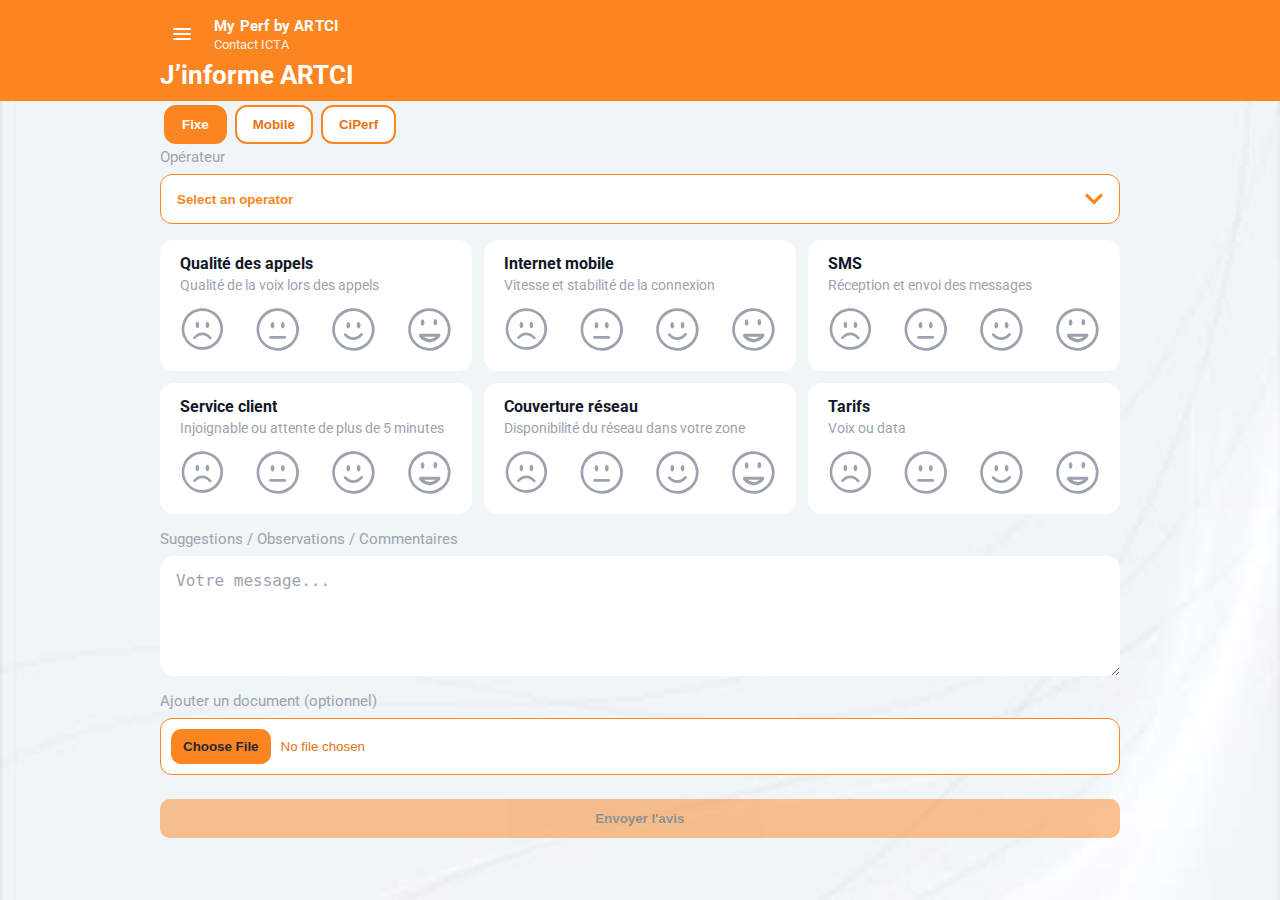
<file: source/index.html>
<!doctype html>
<html lang="fr">
  <head>
    <meta charset="utf-8" />
    <meta name="viewport" content="width=device-width, initial-scale=1" />
    <title>Contact ICTA • My Perf by ARTCI</title>
    <link href="https://fonts.googleapis.com/css2?family=Roboto:wght@400;500;700&display=swap" rel="stylesheet" />
    <link rel="stylesheet" href="./styles.css" />
  </head>
  <body>
    <header class="app-header" role="banner">
      <div class="container">
        <div class="header-bar">
          <button class="menu-btn" aria-label="Ouvrir le menu" title="Menu">
            <svg width="24" height="24" viewBox="0 0 24 24" fill="none" xmlns="http://www.w3.org/2000/svg" aria-hidden="true" focusable="false">
              <path d="M4 7H20M4 12H20M4 17H20" stroke="currentColor" stroke-width="2" stroke-linecap="round"/>
            </svg>
          </button>
          <div class="brand-group">
            <p class="app-brand">My Perf by ARTCI</p>
            <p class="app-subbrand">Contact ICTA</p>
          </div>
        </div>
        <h1 class="page-title">J’informe ARTCI</h1>
      </div>
    </header>

    <main class="container" id="main" tabindex="-1">
      <nav class="tabs" role="tablist" aria-label="Type d'abonnement">
        <button class="tab is-active" id="tab-fixe" role="tab" aria-selected="true" aria-controls="panel-main" data-tab="fixe">Fixe</button>
        <button class="tab" id="tab-mobile" role="tab" aria-selected="false" aria-controls="panel-main" data-tab="mobile">Mobile</button>
        <button class="tab" id="tab-ciperf" role="tab" aria-selected="false" aria-controls="panel-main" data-tab="ciperf">CiPerf</button>
      </nav>

      <section id="panel-main" role="tabpanel" aria-labelledby="tab-fixe" class="panel">
        <form id="feedbackForm" class="stack" novalidate>
          <div class="form-row" id="operator-row">
            <label for="operator">Opérateur</label>
            <!-- Native select kept for accessibility and form submission -->
            <select id="operator" name="operator" required class="sr-only" aria-hidden="true" tabindex="-1">
              <option value="">Sélectionner un opérateur</option>
              <option value="ORANGE">ORANGE</option>
              <option value="MTN">MTN</option>
              <option value="MOOV">MOOV</option>
            </select>
            <!-- Custom dropdown UI -->
            <div class="select-wrap" data-target="operator">
              <button type="button" class="select-trigger" aria-haspopup="listbox" aria-expanded="false" aria-controls="operator-list">
                <span class="select-left">
                  <img class="select-logo" alt="" />
                  <span class="select-label">Select an operator</span>
                </span>
              </button>
              <ul id="operator-list" class="select-list" role="listbox" tabindex="-1" hidden>
                <li class="select-option" role="option" data-value="ORANGE" aria-selected="false"><span class="opt-bullet" aria-hidden="true"></span><span class="opt-text">ORANGE</span></li>
                <li class="select-option" role="option" data-value="MTN" aria-selected="false"><span class="opt-bullet" aria-hidden="true"></span><span class="opt-text">MTN</span></li>
                <li class="select-option" role="option" data-value="MOOV" aria-selected="false"><span class="opt-bullet" aria-hidden="true"></span><span class="opt-text">MOOV</span></li>
              </ul>
            </div>
          </div>

          <section class="ratings" aria-label="Évaluez les aspects suivants">
            <div class="rating-card" role="group" aria-labelledby="title-call_quality">
              <h4 id="title-call_quality" class="rating-title">Qualité des appels</h4>
              <p class="rating-desc">Qualité de la voix lors des appels</p>
              <div class="rating-options" data-group="call_quality">
                <label class="rating-option type-bad">
                  <input type="radio" name="call_quality" value="bad" />
                  <span class="sr-only">Mauvais</span>
                  <span class="icon icon-bad" aria-hidden="true"></span>
                </label>
                <label class="rating-option type-neutral">
                  <input type="radio" name="call_quality" value="neutral" />
                  <span class="sr-only">Moyen</span>
                  <span class="icon icon-neutral" aria-hidden="true"></span>
                </label>
                <label class="rating-option type-good">
                  <input type="radio" name="call_quality" value="good" />
                  <span class="sr-only">Bon</span>
                  <span class="icon icon-good" aria-hidden="true"></span>
                </label>
                <label class="rating-option type-verygood">
                  <input type="radio" name="call_quality" value="verygood" />
                  <span class="sr-only">Très bon</span>
                  <span class="icon icon-verygood" aria-hidden="true"></span>
                </label>
              </div>
            </div>

            <div class="rating-card" role="group" aria-labelledby="title-internet">
              <h4 id="title-internet" class="rating-title">Internet mobile</h4>
              <p class="rating-desc">Vitesse et stabilité de la connexion</p>
              <div class="rating-options" data-group="internet">
                <label class="rating-option type-bad">
                  <input type="radio" name="internet" value="bad" />
                  <span class="sr-only">Mauvais</span>
                  <span class="icon icon-bad" aria-hidden="true"></span>
                </label>
                <label class="rating-option type-neutral">
                  <input type="radio" name="internet" value="neutral" />
                  <span class="sr-only">Moyen</span>
                  <span class="icon icon-neutral" aria-hidden="true"></span>
                </label>
                <label class="rating-option type-good">
                  <input type="radio" name="internet" value="good" />
                  <span class="sr-only">Bon</span>
                  <span class="icon icon-good" aria-hidden="true"></span>
                </label>
                <label class="rating-option type-verygood">
                  <input type="radio" name="internet" value="verygood" />
                  <span class="sr-only">Très bon</span>
                  <span class="icon icon-verygood" aria-hidden="true"></span>
                </label>
              </div>
            </div>

            <div class="rating-card" role="group" aria-labelledby="title-sms">
              <h4 id="title-sms" class="rating-title">SMS</h4>
              <p class="rating-desc">Réception et envoi des messages</p>
              <div class="rating-options" data-group="sms">
                <label class="rating-option type-bad">
                  <input type="radio" name="sms" value="bad" />
                  <span class="sr-only">Mauvais</span>
                  <span class="icon icon-bad" aria-hidden="true"></span>
                </label>
                <label class="rating-option type-neutral">
                  <input type="radio" name="sms" value="neutral" />
                  <span class="sr-only">Moyen</span>
                  <span class="icon icon-neutral" aria-hidden="true"></span>
                </label>
                <label class="rating-option type-good">
                  <input type="radio" name="sms" value="good" />
                  <span class="sr-only">Bon</span>
                  <span class="icon icon-good" aria-hidden="true"></span>
                </label>
                <label class="rating-option type-verygood">
                  <input type="radio" name="sms" value="verygood" />
                  <span class="sr-only">Très bon</span>
                  <span class="icon icon-verygood" aria-hidden="true"></span>
                </label>
              </div>
            </div>

            <div class="rating-card" role="group" aria-labelledby="title-support">
              <h4 id="title-support" class="rating-title">Service client</h4>
              <p class="rating-desc">Injoignable ou attente de plus de 5 minutes</p>
              <div class="rating-options" data-group="support">
                <label class="rating-option type-bad">
                  <input type="radio" name="support" value="bad" />
                  <span class="sr-only">Mauvais</span>
                  <span class="icon icon-bad" aria-hidden="true"></span>
                </label>
                <label class="rating-option type-neutral">
                  <input type="radio" name="support" value="neutral" />
                  <span class="sr-only">Moyen</span>
                  <span class="icon icon-neutral" aria-hidden="true"></span>
                </label>
                <label class="rating-option type-good">
                  <input type="radio" name="support" value="good" />
                  <span class="sr-only">Bon</span>
                  <span class="icon icon-good" aria-hidden="true"></span>
                </label>
                <label class="rating-option type-verygood">
                  <input type="radio" name="support" value="verygood" />
                  <span class="sr-only">Très bon</span>
                  <span class="icon icon-verygood" aria-hidden="true"></span>
                </label>
              </div>
            </div>

            <div class="rating-card" role="group" aria-labelledby="title-coverage">
              <h4 id="title-coverage" class="rating-title">Couverture réseau</h4>
              <p class="rating-desc">Disponibilité du réseau dans votre zone</p>
              <div class="rating-options" data-group="coverage">
                <label class="rating-option type-bad">
                  <input type="radio" name="coverage" value="bad" />
                  <span class="sr-only">Mauvais</span>
                  <span class="icon icon-bad" aria-hidden="true"></span>
                </label>
                <label class="rating-option type-neutral">
                  <input type="radio" name="coverage" value="neutral" />
                  <span class="sr-only">Moyen</span>
                  <span class="icon icon-neutral" aria-hidden="true"></span>
                </label>
                <label class="rating-option type-good">
                  <input type="radio" name="coverage" value="good" />
                  <span class="sr-only">Bon</span>
                  <span class="icon icon-good" aria-hidden="true"></span>
                </label>
                <label class="rating-option type-verygood">
                  <input type="radio" name="coverage" value="verygood" />
                  <span class="sr-only">Très bon</span>
                  <span class="icon icon-verygood" aria-hidden="true"></span>
                </label>
              </div>
            </div>

            <div class="rating-card" role="group" aria-labelledby="title-pricing">
              <h4 id="title-pricing" class="rating-title">Tarifs</h4>
              <p class="rating-desc">Voix ou data</p>
              <div class="rating-options" data-group="pricing">
                <label class="rating-option type-bad">
                  <input type="radio" name="pricing" value="bad" />
                  <span class="sr-only">Mauvais</span>
                  <span class="icon icon-bad" aria-hidden="true"></span>
                </label>
                <label class="rating-option type-neutral">
                  <input type="radio" name="pricing" value="neutral" />
                  <span class="sr-only">Moyen</span>
                  <span class="icon icon-neutral" aria-hidden="true"></span>
                </label>
                <label class="rating-option type-good">
                  <input type="radio" name="pricing" value="good" />
                  <span class="sr-only">Bon</span>
                  <span class="icon icon-good" aria-hidden="true"></span>
                </label>
                <label class="rating-option type-verygood">
                  <input type="radio" name="pricing" value="verygood" />
                  <span class="sr-only">Très bon</span>
                  <span class="icon icon-verygood" aria-hidden="true"></span>
                </label>
              </div>
            </div>
          </section>

          <div class="form-row">
            <label for="comments">Suggestions / Observations / Commentaires</label>
            <textarea id="comments" name="comments" rows="4" placeholder="Votre message..."></textarea>
          </div>

          <div class="form-row">
            <label for="attachment">Ajouter un document (optionnel)</label>
            <input id="attachment" name="attachment" type="file" />
          </div>

          <div class="actions">
            <button id="sendButton" class="btn btn-primary" type="button" disabled>Envoyer l'avis</button>
          </div>
        </form>
      </section>
    </main>

    <dialog id="successDialog" aria-labelledby="successTitle">
      <form method="dialog" class="dialog-content">
        <h3 id="successTitle">Votre formulaire a été envoyé avec succès !</h3>
        <div class="dialog-actions">
          <button id="closeDialog" class="btn btn-primary">Terminer</button>
        </div>
      </form>
    </dialog>

    <script src="./main.js" defer></script>
  </body>
</html>
</file>
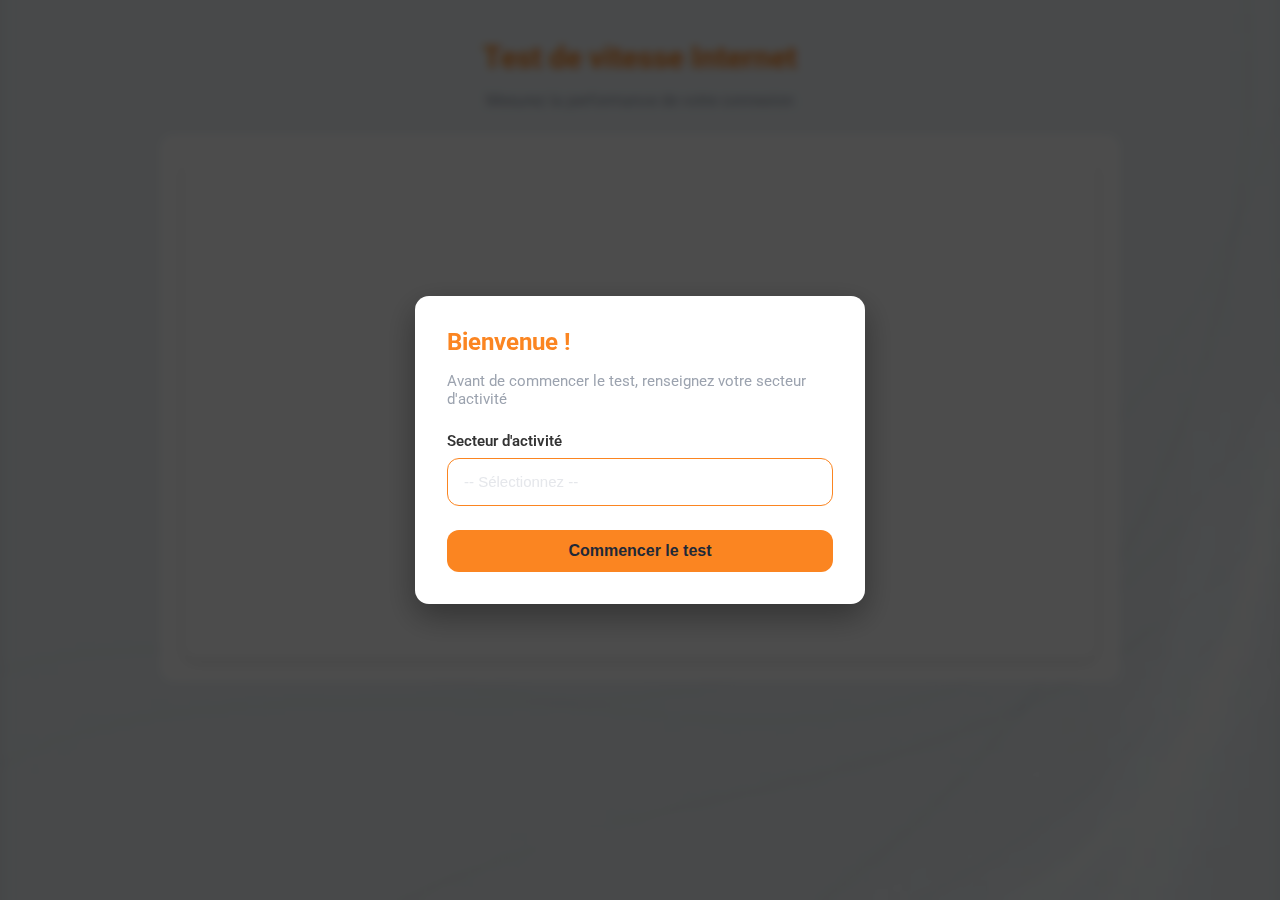
<file: source/ci-perf.html>
<!DOCTYPE html>
<html lang="fr">

<head>
  <meta charset="UTF-8">
  <meta name="viewport" content="width=device-width, initial-scale=1.0">
  <title>Test de vitesse Internet - ARTCI</title>
  <link href="https://fonts.googleapis.com/css2?family=Roboto:wght@400;500;700&display=swap" rel="stylesheet">
  <link rel="stylesheet" href="styles.css">
  <link rel="icon" type="image/x-icon" href="/images/favicon.ico">
  <style>
    /* Page-specific styles aligned with global theme */
    .speed-test-header {
      text-align: center;
      color: var(--text);
      margin-bottom: 24px;
      padding-top: 20px;
    }

    .speed-test-header h1 {
      font-size: 1.875rem;
      font-weight: 700;
      margin-bottom: 8px;
      color: var(--brand);
    }

    .speed-test-header p {
      font-size: 1rem;
      color: var(--muted);
    }

    .speed-test-card {
      background: white;
      border-radius: 14px;
      padding: 24px;
      margin-bottom: 32px;
    }

    .iframe-container {
      border-radius: 12px;
      overflow: hidden;
      box-shadow: 0 4px 12px rgba(0, 0, 0, 0.1);
    }

    iframe {
      border: none;
      width: 100%;
      height: 500px;
      display: block;
    }

    /* Modal aligned with global style */
    .modal {
      display: none;
      position: fixed;
      z-index: 9999;
      left: 0;
      top: 0;
      width: 100%;
      height: 100%;
      background: rgba(0, 0, 0, 0.7);
      backdrop-filter: blur(4px);
      justify-content: center;
      align-items: center;
      animation: fadeIn 0.3s ease;
    }

    .modal-content {
      background: white;
      padding: 32px;
      border-radius: 14px;
      max-width: 450px;
      width: 90%;
      box-shadow: 0 12px 32px rgba(0, 0, 0, 0.35);
      animation: scaleIn 0.3s ease;
    }

    .modal-content h2 {
      margin-top: 0;
      color: var(--brand);
      font-size: 1.5rem;
      margin-bottom: 8px;
      font-weight: 700;
    }

    .modal-content .subtitle {
      color: var(--muted);
      font-size: 0.95rem;
      margin-bottom: 24px;
    }

    .modal-content label {
      display: block;
      margin: 16px 0 8px;
      font-size: 0.95rem;
      font-weight: 600;
      color: #333;
    }

    .modal-content select,
    .modal-content input {
      width: 100%;
      padding: 12px 16px;
      border: 1.5px solid var(--brand);
      border-radius: 12px;
      font-size: 15px;
      transition: all 0.3s ease;
      box-sizing: border-box;
      background: white;
    }

    .modal-content select:focus,
    .modal-content input:focus {
      outline: none;
      border-color: var(--brand);
      box-shadow: 0 0 0 3px color-mix(in srgb, var(--brand) 20%, transparent);
    }

    .modal-content button {
      margin-top: 24px;
      width: 100%;
      padding: 12px;
      background: var(--brand);
      color: #1f2937;
      border: none;
      border-radius: 12px;
      cursor: pointer;
      font-size: 16px;
      font-weight: 700;
      transition: background 0.2s ease;
    }

    .modal-content button:hover {
      background: var(--brand-600);
    }

    @keyframes fadeIn {
      from {
        opacity: 0;
      }

      to {
        opacity: 1;
      }
    }

    @keyframes scaleIn {
      from {
        opacity: 0;
        transform: scale(0.95);
      }

      to {
        opacity: 1;
        transform: scale(1);
      }
    }

    @media (max-width: 768px) {
      .speed-test-header h1 {
        font-size: 1.5rem;
      }

      .speed-test-card {
        padding: 16px;
      }

      iframe {
        height: 400px;
      }
    }
  </style>
</head>

<body>
  <!-- Modal -->
  <div class="modal" id="userModal">
    <div class="modal-content">
      <h2>Bienvenue !</h2>
      <p class="subtitle">Avant de commencer le test, renseignez votre secteur d'activité</p>

      <label for="sector">Secteur d'activité</label>
      <select id="sector">
        <option value="">-- Sélectionnez --</option>
        <option value="IT">Informatique</option>
        <option value="Finance">Finance</option>
        <option value="Education">Éducation</option>
        <option value="Santé">Santé</option>
        <option value="Autre">Autre</option>
      </select>

      <div id="otherSectorDiv" style="display:none;">
        <label for="otherSector">Précisez</label>
        <input type="text" id="otherSector" placeholder="Votre secteur...">
      </div>

      <button onclick="submitUserInfo()">Commencer le test</button>
    </div>
  </div>

  <!-- Main Content -->
  <main class="container">
    <div class="speed-test-header">
      <h1>Test de vitesse Internet</h1>
      <p>Mesurez la performance de votre connexion</p>
    </div>

    <div class="speed-test-card">
      <div class="iframe-container">
        <iframe id="nPerfSpeedTest" src="https://ws.nperf.com/partner/frame?l=b488404b-14cb-4fdb-8ca7-7c59815934ef"
          allow="geolocation" referrerpolicy="unsafe-url">
        </iframe>
      </div>
    </div>
  </main>

  <script>
    // Modal display on load
    window.addEventListener("load", function () {
      document.getElementById("userModal").style.display = "flex";
    });

    // Show/hide "other sector" field
    document.getElementById("sector").addEventListener("change", function () {
      const otherDiv = document.getElementById("otherSectorDiv");
      otherDiv.style.display = this.value === "Autre" ? "block" : "none";
    });

    // Submit user info
    function submitUserInfo() {
      const sector = document.getElementById("sector").value;
      const other = document.getElementById("otherSector").value;
      const chosenSector = sector === "Autre" ? other : sector;

      if (!chosenSector) {
        alert("Veuillez sélectionner ou saisir un secteur.");
        return;
      }

      // You can send this to your backend here
      console.log("Secteur choisi:", chosenSector);

      // Close modal
      document.getElementById("userModal").style.display = "none";
    }

    // nPerf callback functions (simplified - just logging)
    const ALLOWED_ORIGINS = [
      "https://ws.nperf.com",
      "https://ws-cdn.nperf.com",
      "http://ws-nossl.nperf.com"
    ];

    function log(msg) {
      console.log("[nPerf]", msg);
    }

    function nPerfLoaded() { log("Iframe chargé"); }
    function nPerfReady() { log("Test prêt"); }
    function nPerfError(type) { log("Erreur: " + type); }
    function nPerfTestStarted() { log("Test démarré"); }
    function nPerfTestCompletedObj(obj) {
      log("Test terminé");
      console.log("Résultats:", obj);
      // You can send results to your backend here
    }
    function nPerfGetLastResult(lastResult) {
      log("Dernier résultat récupéré");
      console.log("Dernier résultat:", lastResult);
      // You can send results to your backend here
    }
    function nPerfGetRealTimeUpdate(data) {
      log("Mise à jour en temps réel");
    }

    // Message listener for nPerf callbacks
    window.addEventListener("message", function (event) {
      if (!ALLOWED_ORIGINS.includes(event.origin)) return;
      const data = event.data;
      if (!data || !data.action) return;

      try {
        if (data.action === "nPerfLoaded") nPerfLoaded();
        else if (data.action === "nPerfReady") nPerfReady();
        else if (data.action === "nPerfError") nPerfError(data.type);
        else if (data.action === "nPerfTestStarted") nPerfTestStarted();
        else if (data.action === "nPerfTestCompleted") nPerfTestCompletedObj(data);
        else if (data.action === "nPerfGetLastResult") nPerfGetLastResult(data.lastResult);
        else if (data.action === "nPerfGetRealTimeUpdate") nPerfGetRealTimeUpdate(data);
      } catch (e) {
        log("Erreur callback: " + e);
      }
    }, false);
  </script>
</body>

</html>
</file>
<file: source/styles.css>
/* Reset & base */
* { box-sizing: border-box; }

/* Mobile-friendly textarea and file upload */
textarea#comments {
  width: 100%;
  min-height: 120px;
  resize: vertical;
  padding: 14px 16px;
  border: none; /* borderless like rating cards */
  border-radius: 14px; /* same radius as rating-card */
  background: #ffffff; /* white card */
  color: #111827;
  font-size: 1rem;
  line-height: 1.4;
}
textarea#comments::placeholder { color: #9ca3af; }
textarea#comments:focus-visible { outline: var(--focus); box-shadow: 0 0 0 2px color-mix(in srgb, var(--brand) 30%, transparent); }

input[type="file"]#attachment {
  width: 100%;
  padding: 10px;
  border: 1.5px solid var(--brand);
  border-radius: 12px;
  background: #ffffff;
  color: var(--brand-600);
}
input[type="file"]#attachment::file-selector-button {
  background: var(--brand);
  color: #1f2937;
  border: none;
  padding: 10px 12px;
  border-radius: 10px;
  margin-right: 10px;
  font-weight: 700;
}
html, body { height: 100%; }
:root {
  --bg: #0f172a;            /* slate-900 */
  --panel: #0b1226;         /* slightly lighter */
  --text: #e5e7eb;          /* gray-200 */
  --muted: #9ca3af;         /* gray-400 */
  --brand: #FB8521;         /* Figma brand */
  --brand-600: #E57212;     /* darker brand */
  --ok: #22c55e;            /* green-500 */
  --great: #16a34a;         /* green-600 for very good */
  --warn: #f97316;          /* orange-500 */
  --bad: #ef4444;           /* red-500 */
  --card: #111827;          /* gray-900 */
  --card-border: #1f2937;   /* gray-800 */
  --focus: 2px solid #60a5fa; /* blue-400 */
}
body {
  margin: 0;
  font-family: Roboto, system-ui, -apple-system, Segoe UI, Ubuntu, Cantarell, Noto Sans, Helvetica Neue, Arial, "Apple Color Emoji", "Segoe UI Emoji";
  /* Use background image as requested */
  background: #0f172a url("images/bg.jpg") center / cover fixed no-repeat;
  color: var(--text);
}

.container {
  width: min(960px, 92%);
  margin-inline: auto;
}

/* Visually hidden utility (for screen-reader-only text) */
.sr-only {
  position: absolute !important;
  width: 1px !important;
  height: 1px !important;
  padding: 0 !important;
  margin: -1px !important;
  overflow: hidden !important;
  clip: rect(0, 0, 0, 0) !important;
  white-space: nowrap !important;
  border: 0 !important;
}

/* Header */
.app-header {
  padding: 12px 0 10px;
  border-bottom: none;
  background: var(--brand);
  position: sticky;
  top: 0;
  z-index: 10;
  color: #fff;
}
.app-brand {
  margin: 0;
  color: #fff;
  font-weight: 700;
  letter-spacing: .2px;
  font-size: .95rem;
}
.app-subbrand { margin: 0; color: rgba(255,255,255,.9); font-size: .8rem; }
.page-title {
  margin: 0;
  font-size: 1.625rem; /* ~26px close to Figma */
  font-weight: 700;
  line-height: 1.2;
}

/* Header bar layout and hamburger */
.header-bar {
  display: flex;
  align-items: center;
  justify-content: flex-start; /* keep both burger and brand at the left */
  gap: 10px;                  /* spacing between burger and brand */
  margin-bottom: 4px;
}
.brand-group { display: grid; gap: 2px; }
.menu-btn {
  appearance: none;
  background: transparent;
  border: none;
  color: #fff;
  width: 44px; height: 44px; /* good tap target */
  border-radius: 8px;
  display: inline-grid;
  place-items: center;
  cursor: pointer;
}
.menu-btn:focus-visible { outline: 2px solid rgba(255,255,255,.7); outline-offset: 2px; border-radius: 8px; }

/* Tabs */
.tabs {
  display: grid;
  grid-template-columns: repeat(2, 1fr);
  gap: 6px;
  width: 100%;
  padding: 16px 0 12px;
}
.tab {
  appearance: none;
  border: 1px solid #24304d;
  background: #0f1833;
  color: var(--text);
  padding: 8px 14px;
  border-radius: 8px; /* reduced radius */
  cursor: pointer;
  text-align: center;
}
.tab.is-active {
  background: var(--brand);
  border-color: var(--brand);
  color: #1f2937;
  font-weight: 600;
}
.tab:focus-visible { outline: var(--focus); outline-offset: 2px; }

/* Form */
.stack { display: grid; gap: 16px; }
.form-row { display: grid; gap: 8px; }
label { color: var(--muted); font-size: .95rem; }
select {
  background: var(--card);
  color: var(--text);
  border: 1px solid var(--card-border);
  padding: 12px 48px 12px 14px; /* leave room for custom chevron */
  border-radius: 12px;
  appearance: none;
  -webkit-appearance: none;
  -moz-appearance: none;
  background-image: url("images/node-21.svg");
  background-repeat: no-repeat;
  background-position: right 16px center;
  background-size: 16px auto;
  min-height: 48px;
  font-weight: 500;
  font-size: 1rem;
}
select:hover { border-color: #2d3a5c; }
select:focus-visible {
  outline: var(--focus);
  border-color: var(--brand);
  box-shadow: 0 0 0 2px color-mix(in srgb, var(--brand) 30%, transparent);
}
/* Hide default arrow in old IE/Edge */
select::-ms-expand { display: none; }
/* Placeholder style for empty value */
select:required:invalid { color: var(--muted); }

/* Custom dropdown (operator) */
.select-wrap { position: relative; }
.select-trigger {
  width: 100%;
  display: flex;
  align-items: center;
  justify-content: space-between;
  gap: 8px;
  background: #ffffff; /* Figma shows white field with orange border */
  color: #333;
  border: 1.5px solid var(--brand);
  border-radius: 12px;
  padding: 12px 16px;
  cursor: pointer;
}
.select-trigger .select-label { font-weight: 700; color: var(--brand); }
.select-trigger .select-left { display: inline-flex; align-items: center; gap: 8px; min-height: 24px; }
.select-trigger img.select-logo { width: 24px; height: 24px; object-fit: contain; aspect-ratio: 1/1; display: none; flex-shrink: 0; }
.select-trigger::after {
  content: "";
  width: 18px; height: 18px;
  background: url("images/node-21.svg") no-repeat center / 16px auto;
  background-size: contain;
  flex: none;
  filter: drop-shadow(0 0 0 rgba(0,0,0,0));
}
.select-trigger[aria-expanded="true"]::after { transform: rotate(180deg); }

.select-list {
  position: absolute;
  left: 0; right: 0; top: calc(100% + 6px);
  background: #ffffff;
  color: #333;
  border: 1.5px solid var(--brand);
  border-radius: 12px;
  box-shadow: 0 8px 22px rgba(0,0,0,.28);
  list-style: none;
  margin: 0; padding: 10px;
  z-index: 20;
}
.select-option {
  display: grid;
  grid-template-columns: 18px 28px 1fr; /* bullet, logo, text */
  align-items: center;
  column-gap: 10px;
  padding: 8px 6px;
  border-radius: 10px;
  cursor: pointer;
  user-select: none;
  overflow: hidden;
}
.select-option:hover { background: rgba(251,133,33,.08); }
.select-option[aria-selected="true"] .opt-bullet { background: var(--brand); }
.select-option .opt-text { color: var(--brand); font-weight: 600; line-height: 1.2; }
.select-option .opt-logo { width: 24px !important; height: 24px !important; object-fit: contain; aspect-ratio: 1/1; display: inline-block; flex-shrink: 0; }
.select-option { min-height: 40px; }
.select-list img { width: 24px !important; height: 24px !important; object-fit: contain; }
.opt-bullet {
  width: 18px; height: 18px; border-radius: 999px;
  border: 2px solid var(--brand);
  background: transparent;
  display: inline-block;
}

/* Ratings */
.ratings {
  display: grid;
  gap: 12px;
}
.rating-card {
  margin: 0;
  border: none;
  background: #ffffff; /* white card */
  color: #111827;      /* dark text inside card */
  border-radius: 14px;
  padding: 14px;
  display: grid;
  /*box-shadow: 0 6px 18px rgba(0,0,0,.22);*/
}
.rating-card .rating-title { margin: 0 6px; font-weight: 700; font-size: 1rem; color: #111827; }
.rating-card .rating-desc { margin: 4px 6px 0; color: var(--muted); font-size: .85rem; }
.rating-card .rating-options { justify-self: stretch; }
.rating-options {
  display: flex;
  align-items: center;
  justify-content: space-between; /* disperse across full width */
  gap: 10px;
  margin-top: 8px;
  width: 100%;
}
.rating-option {
  display: grid;
  place-items: center;
  padding: 6px; /* larger hit target without visible box */
  cursor: pointer;
  transition: transform .08s ease;
}
.rating-option:focus-within .icon { outline: var(--focus); outline-offset: 4px; border-radius: 10px; }
.rating-option:hover { transform: translateY(-1px); }

/* Color icons by type when selected */
.rating-option .icon { background-color: var(--muted); }
.rating-option.type-bad:has(input:checked) .icon { background-color: var(--bad); }
.rating-option.type-neutral:has(input:checked) .icon { background-color: var(--warn); }
.rating-option.type-good:has(input:checked) .icon { background-color: var(--ok); }
.rating-option.type-verygood:has(input:checked) .icon { background-color: var(--great); }
/* Fallback for browsers without :has support (toggled via JS) */
.rating-option.is-selected.is-bad .icon { background-color: var(--bad); }
.rating-option.is-selected.is-neutral .icon { background-color: var(--warn); }
.rating-option.is-selected.is-good .icon { background-color: var(--ok); }
.rating-option.is-selected.is-verygood .icon { transform: scale(1.05); }

/* Icon masks (new SVGs) */
.rating-option .icon {
  width: 44px; height: 44px;
  display: inline-block;
  background-color: var(--muted); /* default color */
  -webkit-mask-repeat: no-repeat; mask-repeat: no-repeat;
  -webkit-mask-position: center; mask-position: center;
  -webkit-mask-size: contain; mask-size: contain;
}
.icon-bad { -webkit-mask-image: url("images/cu-smiley-bad.svg"); mask-image: url("images/cu-smiley-bad.svg"); }
.icon-neutral { -webkit-mask-image: url("images/cu-smiley-neutre.svg"); mask-image: url("images/cu-smiley-neutre.svg"); }
.icon-good { -webkit-mask-image: url("images/cu-smiley-good.svg"); mask-image: url("images/cu-smiley-good.svg"); }
.icon-verygood { -webkit-mask-image: url("images/cu-smiley-very-good.svg"); mask-image: url("images/cu-smiley-very-good.svg"); }
.rating-option input { position: absolute; opacity: 0; pointer-events: none; }

/* Fallback via JS: when masks unsupported, <html> gets .no-mask */
html.no-mask .rating-option .icon {
  background-color: transparent; /* avoid gray square without mask */
  background-repeat: no-repeat; background-position: center; background-size: contain;
}
html.no-mask .rating-option .icon.icon-bad { background-image: url("images/cu-smiley-bad.svg"); }
html.no-mask .rating-option .icon.icon-neutral { background-image: url("images/cu-smiley-neutre.svg"); }
html.no-mask .rating-option .icon.icon-good { background-image: url("images/cu-smiley-good.svg"); }
html.no-mask .rating-option .icon.icon-verygood { background-image: url("images/cu-smiley-very-good.svg"); }

/* Tabs styling */
.tabs { display: inline-flex; gap: 8px; background: transparent; padding: 4px; border-radius: 12px; }
.tab {
  appearance: none;
  background: #ffffff;
  color: var(--brand-600);
  border: 2px solid var(--brand);
  padding: 10px 16px;
  font-weight: 700;
  border-radius: 12px;
  cursor: pointer;
}
.tab[aria-selected="true"], .tab.is-active {
  background: var(--brand);
  color: #ffffff; /* white text when selected */
  border-color: var(--brand);
}
.tab:focus-visible { outline: var(--focus); outline-offset: 2px; }

/* Actions */
.actions { display: flex; justify-content: center; padding: 8px 0 20px; }
.btn {
  appearance: none;
  border: none;
  border-radius: 10px; /* reduced radius */
  padding: 12px 18px;
  font-weight: 600;
  cursor: pointer;
}
.btn-primary {
  background: var(--brand);
  color: #1f2937;
}
.actions .btn-primary { width: 100%; }
.btn-primary:hover { background: var(--brand-600); }
.btn[disabled] { opacity: .5; cursor: not-allowed; }

/* Dialog */
dialog::backdrop { background: rgba(0, 0, 0, .6); }
dialog {
  border: none;
  border-radius: 12px;
  background: #ffffff; /* white card like the design */
  color: #111827;
  padding: 0;
  width: min(520px, 92vw);
  box-shadow: 0 12px 32px rgba(0,0,0,.35);
}
.dialog-content { padding: 24px; display: grid; gap: 16px; text-align: center; }
.dialog-illustration { display: none; }
.dialog-content h3 { margin: 0; font-size: 1.1rem; font-weight: 700; color: #111; }
.dialog-actions { display: flex; justify-content: center; margin-top: 4px; }
.dialog-actions .btn-primary { width: 100%; }

/* Panel spacing */
.panel { padding-bottom: 32px; }

/* Responsive */
@media (min-width: 640px) {
  .ratings { grid-template-columns: repeat(2, 1fr); }
  /* Tabs revert to inline at >=640px */
  .tabs { display: inline-flex; width: auto; }
}
@media (min-width: 960px) {
  .ratings { grid-template-columns: repeat(3, 1fr); }
}
</file>
